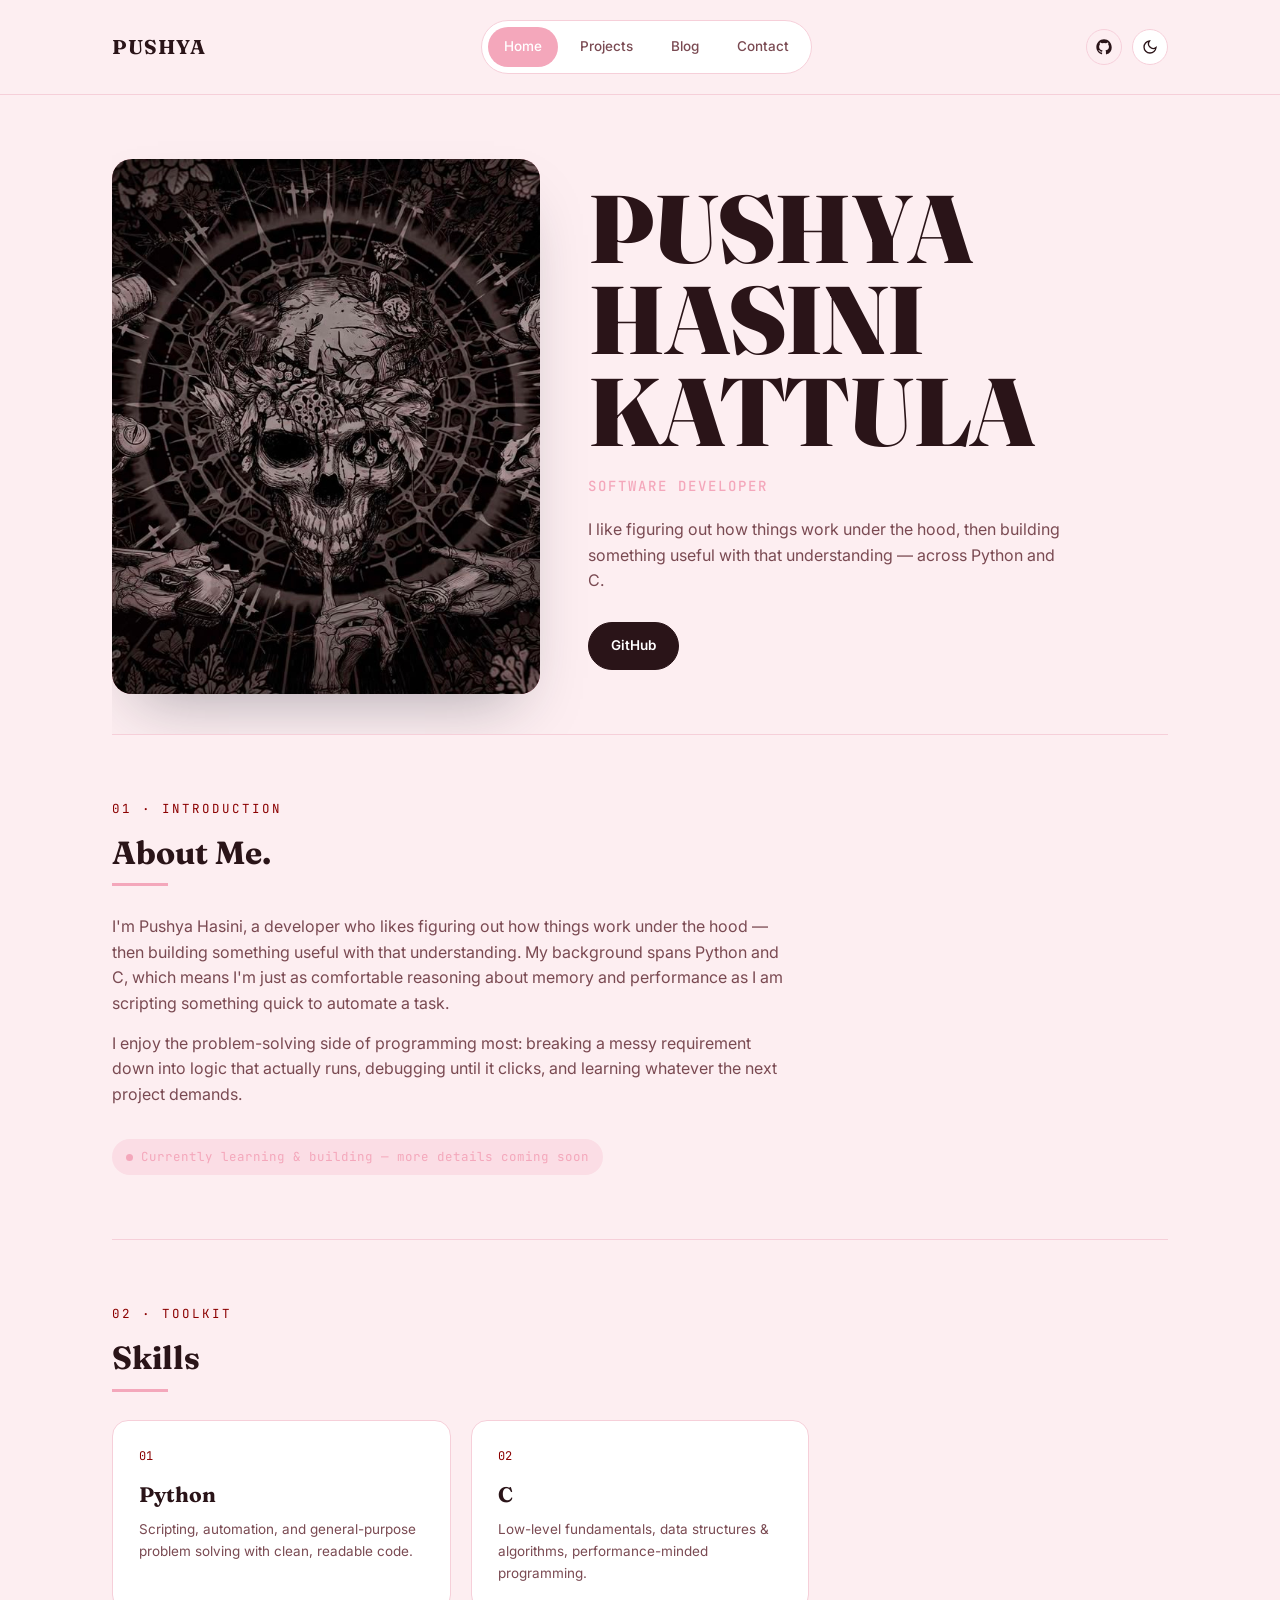
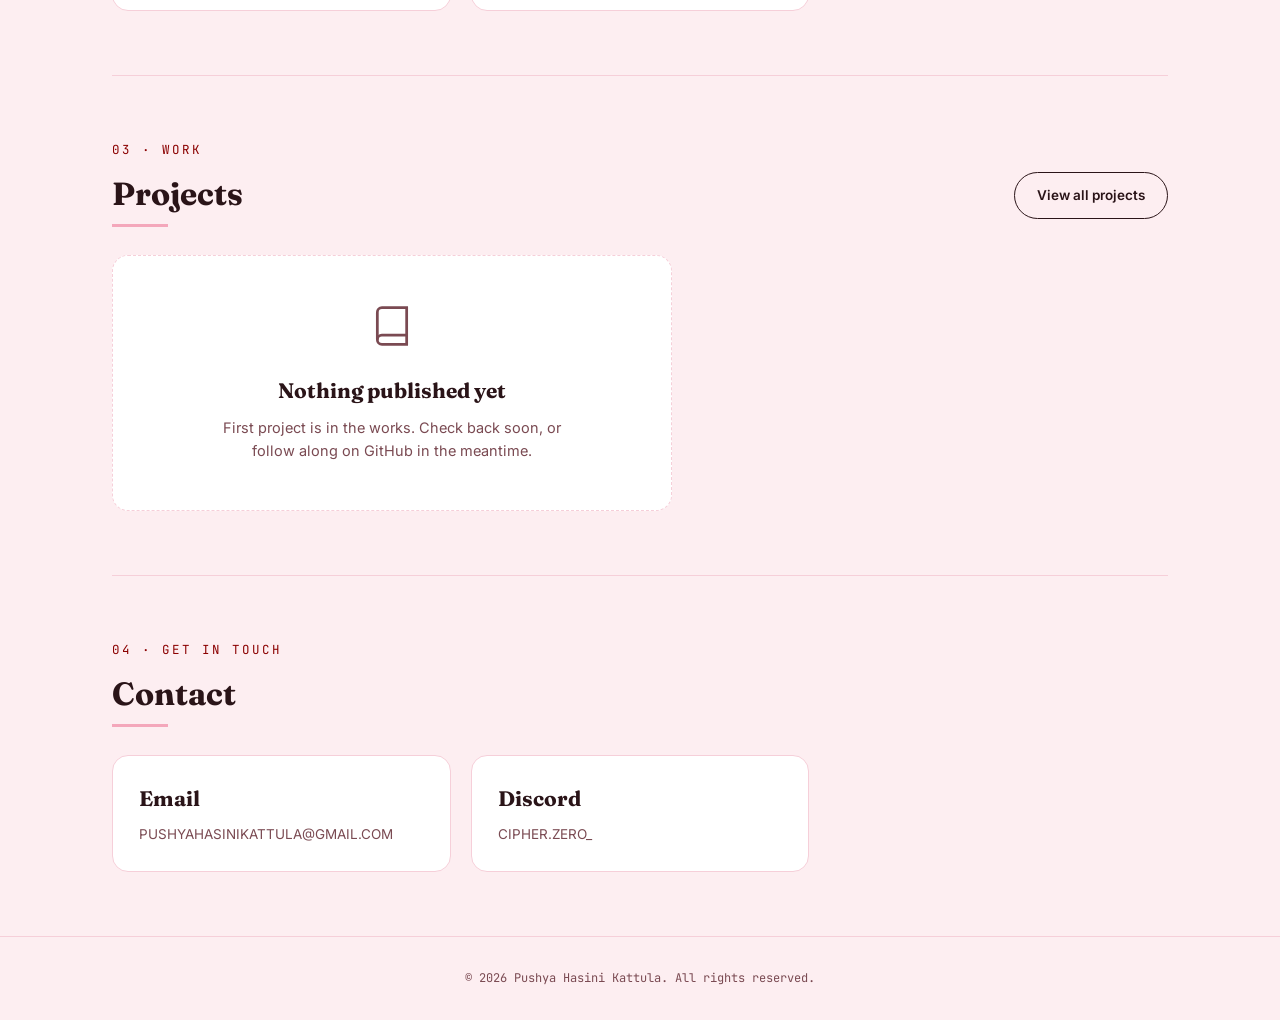
<file: index.html>
<!DOCTYPE html>
<html lang="en">
<head>
<meta charset="UTF-8">
<meta name="viewport" content="width=device-width, initial-scale=1.0">
<title>Pushya Hasini Kattula — Developer</title>
<meta name="description" content="Pushya Hasini Kattula — Software Developer working across Python and C. Portfolio and projects.">
<meta name="theme-color" content="#2f6b66">

<!-- Open Graph -->
<meta property="og:type" content="website">
<meta property="og:title" content="Pushya Hasini Kattula — Developer">
<meta property="og:description" content="Software Developer working across Python and C.">
<meta property="og:url" content="https://shubham-iqn4.vercel.app/">

<!-- Twitter -->
<meta name="twitter:card" content="summary">
<meta name="twitter:title" content="Pushya Hasini Kattula — Developer">
<meta name="twitter:description" content="Software Developer working across Python and C.">

<link rel="icon" href="images/profile.jpeg">

<link rel="preconnect" href="https://fonts.googleapis.com">
<link href="https://fonts.googleapis.com/css2?family=Fraunces:wght@500;600;700;900&family=Inter:wght@400;500;600;700&family=JetBrains+Mono:wght@500&display=swap" rel="stylesheet">
<link rel="stylesheet" href="styles.css">
</head>
<body>

<header>
  <div class="navbar">
    <a href="index.html" class="brand">PUSHYA</a>
    <nav class="tabs">
      <a href="index.html">Home</a>
      <a href="projects.html">Projects</a>
      <a href="blog.html">Blog</a>
      <a href="index.html#contact">Contact</a>
    </nav>
    <div class="navlinks">
      <a href="https://github.com/pushyahasini127" target="_blank" rel="noopener" title="GitHub" aria-label="GitHub">
        <svg width="16" height="16" viewBox="0 0 24 24" fill="currentColor"><path d="M12 .5C5.73.5.5 5.73.5 12c0 5.09 3.29 9.4 7.86 10.93.58.1.79-.25.79-.56 0-.27-.01-1.16-.02-2.11-3.2.7-3.87-1.36-3.87-1.36-.53-1.34-1.29-1.7-1.29-1.7-1.05-.72.08-.71.08-.71 1.17.08 1.78 1.2 1.78 1.2 1.03 1.77 2.71 1.26 3.37.96.1-.75.4-1.26.73-1.55-2.55-.29-5.24-1.28-5.24-5.68 0-1.25.45-2.28 1.19-3.08-.12-.29-.52-1.46.11-3.05 0 0 .97-.31 3.18 1.18a11 11 0 0 1 5.79 0c2.2-1.49 3.17-1.18 3.17-1.18.63 1.59.23 2.76.11 3.05.74.8 1.19 1.83 1.19 3.08 0 4.41-2.7 5.38-5.27 5.67.42.36.78 1.08.78 2.18 0 1.57-.02 2.84-.02 3.23 0 .31.21.67.8.56A10.52 10.52 0 0 0 23.5 12C23.5 5.73 18.27.5 12 .5z"/></svg>
      </a>
      <button class="theme-toggle" id="themeToggle" aria-label="Toggle dark mode" title="Toggle dark mode">
        <svg class="icon-moon" viewBox="0 0 24 24" fill="none" stroke="currentColor" stroke-width="2"><path d="M21 12.79A9 9 0 1 1 11.21 3 7 7 0 0 0 21 12.79z"/></svg>
        <svg class="icon-sun" viewBox="0 0 24 24" fill="none" stroke="currentColor" stroke-width="2"><circle cx="12" cy="12" r="4"/><path d="M12 2v2M12 20v2M4.93 4.93l1.41 1.41M17.66 17.66l1.41 1.41M2 12h2M20 12h2M6.34 17.66l-1.41 1.41M19.07 4.93l-1.41 1.41"/></svg>
      </button>
      <button class="menu-toggle" id="menuToggle" aria-label="Open menu" title="Menu">
        <svg viewBox="0 0 24 24" width="16" height="16" fill="none" stroke="currentColor" stroke-width="2"><path d="M3 6h18M3 12h18M3 18h18"/></svg>
      </button>
    </div>
  </div>
  <nav class="mobile-menu" id="mobileMenu">
    <a href="index.html">Home</a>
    <a href="projects.html">Projects</a>
    <a href="blog.html">Blog</a>
      <a href="index.html#contact">Contact</a>
  </nav>
</header>

<main class="wrap">

  <!-- HERO -->
  <section class="hero" style="border-top:none;">
    <div class="hero-grid">
      <div class="photo-box">
        <img src="images/profile.jpeg" alt="Pushya Hasini Kattula">
      </div>
      <div>
        <div class="hero-name">PUSHYA HASINI<br>KATTULA</div>
        <div class="hero-role">Software Developer</div>
        <p class="hero-bio">I like figuring out how things work under the hood, then building something useful with that understanding — across Python and C.</p>
        <div class="hero-actions">
          <a href="https://github.com/pushyahasini127" target="_blank" rel="noopener" class="btn btn-dark">GitHub</a>
        </div>
      </div>
    </div>
  </section>

  <!-- ABOUT -->
  <section id="about" class="reveal">
    <div class="sec-head">
      <div>
        <div class="sec-label">01 · Introduction</div>
        <h2>About Me.</h2>
      </div>
    </div>
    <div class="about-body">
      <p>I'm Pushya Hasini, a developer who likes figuring out how things work under the hood — then building something useful with that understanding. My background spans Python and C, which means I'm just as comfortable reasoning about memory and performance as I am scripting something quick to automate a task.</p>
      <p>I enjoy the problem-solving side of programming most: breaking a messy requirement down into logic that actually runs, debugging until it clicks, and learning whatever the next project demands.</p>
      <div class="status-pill"><span class="dot"></span>Currently learning &amp; building — more details coming soon</div>
    </div>
  </section>

  <!-- SKILLS -->
  <section id="skills" class="reveal">
    <div class="sec-head">
      <div>
        <div class="sec-label">02 · Toolkit</div>
        <h2>Skills</h2>
      </div>
    </div>
    <div class="skills-grid">
      <div class="skill-card">
        <div class="skill-num">01</div>
        <div class="skill-name">Python</div>
        <p>Scripting, automation, and general-purpose problem solving with clean, readable code.</p>
      </div>
      <div class="skill-card">
        <div class="skill-num">02</div>
        <div class="skill-name">C</div>
        <p>Low-level fundamentals, data structures &amp; algorithms, performance-minded programming.</p>
      </div>
    </div>
  </section>

  <!-- PROJECTS PREVIEW -->
  <section id="projects" class="reveal">
    <div class="sec-head">
      <div>
        <div class="sec-label">03 · Work</div>
        <h2>Projects</h2>
      </div>
      <a href="projects.html" class="btn btn-outline">View all projects</a>
    </div>
    <div class="empty-state">
      <svg class="empty-icon" viewBox="0 0 24 24" fill="none" stroke="currentColor" stroke-width="1.5"><path d="M4 19.5A2.5 2.5 0 0 1 6.5 17H20"/><path d="M6.5 2H20v20H6.5A2.5 2.5 0 0 1 4 19.5v-15A2.5 2.5 0 0 1 6.5 2z"/></svg>
      <h3>Nothing published yet</h3>
      <p>First project is in the works. Check back soon, or follow along on GitHub in the meantime.</p>
    </div>

  </section>

  <!-- CONTACT -->
  <section id="contact" class="reveal">
    <div class="sec-head">
      <div>
        <div class="sec-label">04 · Get in touch</div>
        <h2>Contact</h2>
      </div>
    </div>
    <div class="skills-grid">
      <div class="skill-card">
        <div class="skill-name">Email</div>
        <p><a href="mailto:PUSHYAHASINIKATTULA@GMAIL.COM">PUSHYAHASINIKATTULA@GMAIL.COM</a></p>
      </div>
      <div class="skill-card">
        <div class="skill-name">Discord</div>
        <p>CIPHER.ZERO_</p>
      </div>
    </div>
  </section>

</main>

<footer>&copy; <span id="year"></span> Pushya Hasini Kattula. All rights reserved.</footer>

<button class="back-to-top" id="backToTop" aria-label="Back to top" title="Back to top">
  <svg width="18" height="18" viewBox="0 0 24 24" fill="none" stroke="currentColor" stroke-width="2"><path d="M12 19V5M5 12l7-7 7 7"/></svg>
</button>

<script src="script.js"></script>
</body>
</html>
</file>
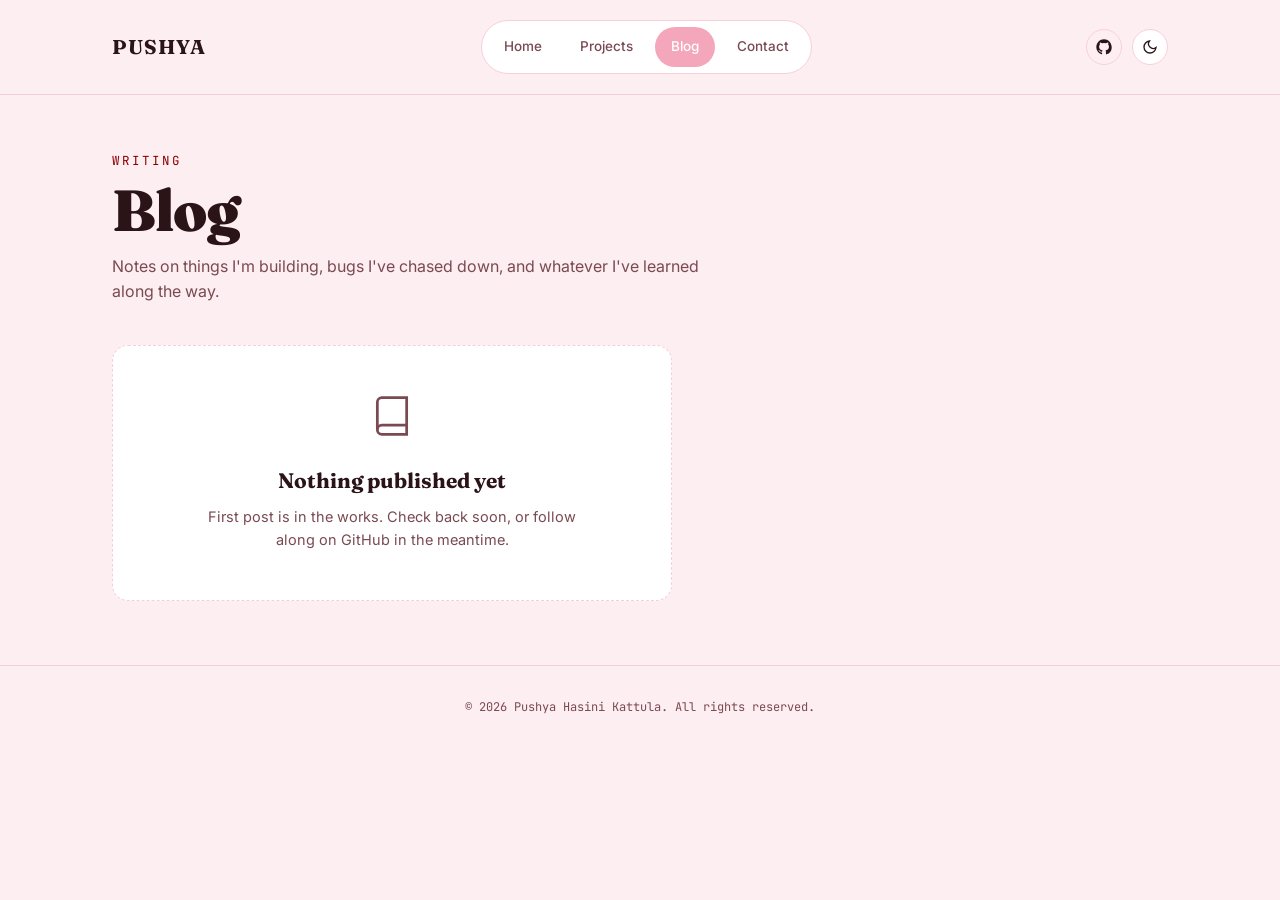
<file: blog.html>
<!DOCTYPE html>
<html lang="en">
<head>
<meta charset="UTF-8">
<meta name="viewport" content="width=device-width, initial-scale=1.0">
<title>Blog — Pushya Hasini Kattula</title>
<meta name="description" content="Notes and write-ups from Pushya Hasini Kattula on things built, bugs fixed, and lessons learned.">
<meta name="theme-color" content="#2f6b66">
<link rel="icon" href="images/profile.jpeg">
<link rel="preconnect" href="https://fonts.googleapis.com">
<link href="https://fonts.googleapis.com/css2?family=Fraunces:wght@500;600;700;900&family=Inter:wght@400;500;600;700&family=JetBrains+Mono:wght@500&display=swap" rel="stylesheet">
<link rel="stylesheet" href="styles.css">
</head>
<body>

<header>
  <div class="navbar">
    <a href="index.html" class="brand">PUSHYA</a>
    <nav class="tabs">
      <a href="index.html">Home</a>
      <a href="projects.html">Projects</a>
      <a href="blog.html">Blog</a>
      <a href="index.html#contact">Contact</a>
    </nav>
    <div class="navlinks">
      <a href="https://github.com/pushyahasini127" target="_blank" rel="noopener" title="GitHub" aria-label="GitHub">
        <svg width="16" height="16" viewBox="0 0 24 24" fill="currentColor"><path d="M12 .5C5.73.5.5 5.73.5 12c0 5.09 3.29 9.4 7.86 10.93.58.1.79-.25.79-.56 0-.27-.01-1.16-.02-2.11-3.2.7-3.87-1.36-3.87-1.36-.53-1.34-1.29-1.7-1.29-1.7-1.05-.72.08-.71.08-.71 1.17.08 1.78 1.2 1.78 1.2 1.03 1.77 2.71 1.26 3.37.96.1-.75.4-1.26.73-1.55-2.55-.29-5.24-1.28-5.24-5.68 0-1.25.45-2.28 1.19-3.08-.12-.29-.52-1.46.11-3.05 0 0 .97-.31 3.18 1.18a11 11 0 0 1 5.79 0c2.2-1.49 3.17-1.18 3.17-1.18.63 1.59.23 2.76.11 3.05.74.8 1.19 1.83 1.19 3.08 0 4.41-2.7 5.38-5.27 5.67.42.36.78 1.08.78 2.18 0 1.57-.02 2.84-.02 3.23 0 .31.21.67.8.56A10.52 10.52 0 0 0 23.5 12C23.5 5.73 18.27.5 12 .5z"/></svg>
      </a>
      <button class="theme-toggle" id="themeToggle" aria-label="Toggle dark mode" title="Toggle dark mode">
        <svg class="icon-moon" viewBox="0 0 24 24" fill="none" stroke="currentColor" stroke-width="2"><path d="M21 12.79A9 9 0 1 1 11.21 3 7 7 0 0 0 21 12.79z"/></svg>
        <svg class="icon-sun" viewBox="0 0 24 24" fill="none" stroke="currentColor" stroke-width="2"><circle cx="12" cy="12" r="4"/><path d="M12 2v2M12 20v2M4.93 4.93l1.41 1.41M17.66 17.66l1.41 1.41M2 12h2M20 12h2M6.34 17.66l-1.41 1.41M19.07 4.93l-1.41 1.41"/></svg>
      </button>
      <button class="menu-toggle" id="menuToggle" aria-label="Open menu" title="Menu">
        <svg viewBox="0 0 24 24" width="16" height="16" fill="none" stroke="currentColor" stroke-width="2"><path d="M3 6h18M3 12h18M3 18h18"/></svg>
      </button>
    </div>
  </div>
  <nav class="mobile-menu" id="mobileMenu">
    <a href="index.html">Home</a>
    <a href="projects.html">Projects</a>
    <a href="blog.html">Blog</a>
      <a href="index.html#contact">Contact</a>
  </nav>
</header>

<main class="wrap">

  <div class="page-header">
    <div class="sec-label">Writing</div>
    <h1>Blog</h1>
    <p class="page-sub">Notes on things I'm building, bugs I've chased down, and whatever I've learned along the way.</p>
  </div>

  <section class="reveal" style="border-top:none;padding-top:32px;">
    <!--
      When you're ready to add a post, replace this empty-state block with
      a .blog-list of .blog-card entries, e.g.:

      <div class="blog-list">
        <a href="posts/my-post.html" class="project-card-link">
          <div class="blog-card">
            <div class="blog-date">Aug 2026</div>
            <div class="blog-title">Post title</div>
            <p class="blog-excerpt">One or two lines summarizing the post.</p>
          </div>
        </a>
      </div>
    -->
    <div class="empty-state">
      <svg class="empty-icon" viewBox="0 0 24 24" fill="none" stroke="currentColor" stroke-width="1.5"><path d="M4 19.5A2.5 2.5 0 0 1 6.5 17H20"/><path d="M6.5 2H20v20H6.5A2.5 2.5 0 0 1 4 19.5v-15A2.5 2.5 0 0 1 6.5 2z"/></svg>
      <h3>Nothing published yet</h3>
      <p>First post is in the works. Check back soon, or follow along on GitHub in the meantime.</p>
    </div>
  </section>

</main>

<footer>&copy; <span id="year"></span> Pushya Hasini Kattula. All rights reserved.</footer>

<button class="back-to-top" id="backToTop" aria-label="Back to top" title="Back to top">
  <svg width="18" height="18" viewBox="0 0 24 24" fill="none" stroke="currentColor" stroke-width="2"><path d="M12 19V5M5 12l7-7 7 7"/></svg>
</button>

<script src="script.js"></script>
</body>
</html>
</file>
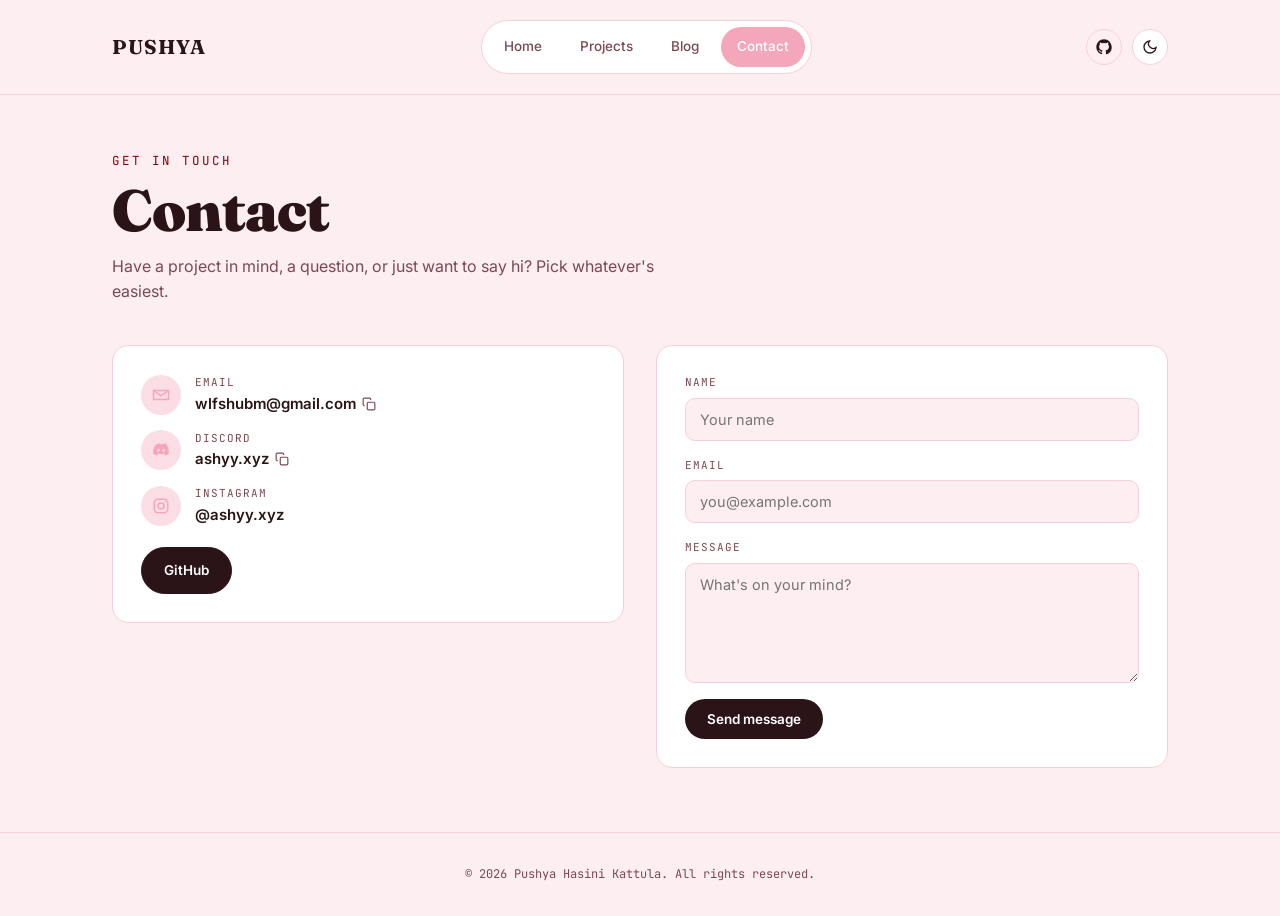
<file: contact.html>
<!DOCTYPE html>
<html lang="en">
<head>
<meta charset="UTF-8">
<meta name="viewport" content="width=device-width, initial-scale=1.0">
<title>Contact — Pushya Hasini Kattula</title>
<meta name="description" content="Get in touch with Pushya Hasini Kattula — email, Discord, Instagram, or send a message directly.">
<meta name="theme-color" content="#2f6b66">
<link rel="icon" href="data:image/svg+xml,%3Csvg xmlns='http://www.w3.org/2000/svg' viewBox='0 0 100 100'%3E%3Crect width='100' height='100' rx='20' fill='%232f6b66'/%3E%3Ctext x='50' y='68' font-size='55' font-family='Georgia,serif' font-weight='700' fill='white' text-anchor='middle'%3ESM%3C/text%3E%3C/svg%3E">
<link rel="preconnect" href="https://fonts.googleapis.com">
<link href="https://fonts.googleapis.com/css2?family=Fraunces:wght@500;600;700;900&family=Inter:wght@400;500;600;700&family=JetBrains+Mono:wght@500&display=swap" rel="stylesheet">
<link rel="stylesheet" href="styles.css">
</head>
<body>

<header>
  <div class="navbar">
    <a href="index.html" class="brand">PUSHYA</a>
    <nav class="tabs">
      <a href="index.html">Home</a>
      <a href="projects.html">Projects</a>
      <a href="blog.html">Blog</a>
      <a href="contact.html">Contact</a>
    </nav>
    <div class="navlinks">
      <a href="https://github.com/wlfshubm" target="_blank" rel="noopener" title="GitHub" aria-label="GitHub">
        <svg width="16" height="16" viewBox="0 0 24 24" fill="currentColor"><path d="M12 .5C5.73.5.5 5.73.5 12c0 5.09 3.29 9.4 7.86 10.93.58.1.79-.25.79-.56 0-.27-.01-1.16-.02-2.11-3.2.7-3.87-1.36-3.87-1.36-.53-1.34-1.29-1.7-1.29-1.7-1.05-.72.08-.71.08-.71 1.17.08 1.78 1.2 1.78 1.2 1.03 1.77 2.71 1.26 3.37.96.1-.75.4-1.26.73-1.55-2.55-.29-5.24-1.28-5.24-5.68 0-1.25.45-2.28 1.19-3.08-.12-.29-.52-1.46.11-3.05 0 0 .97-.31 3.18 1.18a11 11 0 0 1 5.79 0c2.2-1.49 3.17-1.18 3.17-1.18.63 1.59.23 2.76.11 3.05.74.8 1.19 1.83 1.19 3.08 0 4.41-2.7 5.38-5.27 5.67.42.36.78 1.08.78 2.18 0 1.57-.02 2.84-.02 3.23 0 .31.21.67.8.56A10.52 10.52 0 0 0 23.5 12C23.5 5.73 18.27.5 12 .5z"/></svg>
      </a>
      <button class="theme-toggle" id="themeToggle" aria-label="Toggle dark mode" title="Toggle dark mode">
        <svg class="icon-moon" viewBox="0 0 24 24" fill="none" stroke="currentColor" stroke-width="2"><path d="M21 12.79A9 9 0 1 1 11.21 3 7 7 0 0 0 21 12.79z"/></svg>
        <svg class="icon-sun" viewBox="0 0 24 24" fill="none" stroke="currentColor" stroke-width="2"><circle cx="12" cy="12" r="4"/><path d="M12 2v2M12 20v2M4.93 4.93l1.41 1.41M17.66 17.66l1.41 1.41M2 12h2M20 12h2M6.34 17.66l-1.41 1.41M19.07 4.93l-1.41 1.41"/></svg>
      </button>
      <button class="menu-toggle" id="menuToggle" aria-label="Open menu" title="Menu">
        <svg viewBox="0 0 24 24" width="16" height="16" fill="none" stroke="currentColor" stroke-width="2"><path d="M3 6h18M3 12h18M3 18h18"/></svg>
      </button>
    </div>
  </div>
  <nav class="mobile-menu" id="mobileMenu">
    <a href="index.html">Home</a>
    <a href="projects.html">Projects</a>
    <a href="blog.html">Blog</a>
    <a href="contact.html">Contact</a>
  </nav>
</header>

<main class="wrap">

  <div class="page-header">
    <div class="sec-label">Get in touch</div>
    <h1>Contact</h1>
    <p class="page-sub">Have a project in mind, a question, or just want to say hi? Pick whatever's easiest.</p>
  </div>

  <section class="reveal" style="border-top:none;padding-top:32px;">
    <div class="contact-page-grid">
      <div class="contact-card" style="max-width:none;">
        <div class="contact-item">
          <div class="contact-icon">
            <svg width="18" height="18" viewBox="0 0 24 24" fill="none" stroke="currentColor" stroke-width="2"><path d="M4 4h16v16H4z" opacity="0"/><path d="M22 6l-10 7L2 6"/><path d="M2 6h20v12H2z"/></svg>
          </div>
          <div class="contact-text">
            <div class="label">Email</div>
            <a href="mailto:wlfshubm@gmail.com" class="value">wlfshubm@gmail.com</a>
            <button class="copy-btn" data-copy="wlfshubm@gmail.com" title="Copy email" aria-label="Copy email">
              <svg width="14" height="14" viewBox="0 0 24 24" fill="none" stroke="currentColor" stroke-width="2"><rect x="9" y="9" width="13" height="13" rx="2"/><path d="M5 15H4a2 2 0 0 1-2-2V4a2 2 0 0 1 2-2h9a2 2 0 0 1 2 2v1"/></svg>
            </button>
          </div>
        </div>
        <div class="contact-item">
          <div class="contact-icon">
            <svg width="18" height="18" viewBox="0 0 24 24" fill="currentColor"><path d="M20.32 4.37a17.3 17.3 0 0 0-4.3-1.34c-.2.35-.42.83-.58 1.2a16 16 0 0 0-4.9 0 8.4 8.4 0 0 0-.58-1.2 17.3 17.3 0 0 0-4.3 1.34C1.9 8.6 1.2 12.7 1.5 16.75a17.3 17.3 0 0 0 5.3 2.7c.43-.6.8-1.25 1.13-1.93-.6-.23-1.18-.5-1.72-.83.15-.1.29-.22.42-.33a12.2 12.2 0 0 0 10.72 0c.14.11.28.23.42.33-.54.33-1.12.6-1.72.83.33.68.7 1.33 1.13 1.93a17.3 17.3 0 0 0 5.3-2.7c.36-4.7-.8-8.75-3.16-12.38zM8.5 14.3c-.9 0-1.63-.85-1.63-1.9 0-1.04.72-1.9 1.63-1.9.92 0 1.65.87 1.63 1.9 0 1.05-.71 1.9-1.63 1.9zm7 0c-.9 0-1.63-.85-1.63-1.9 0-1.04.72-1.9 1.63-1.9.92 0 1.65.87 1.63 1.9 0 1.05-.71 1.9-1.63 1.9z"/></svg>
          </div>
          <div class="contact-text">
            <div class="label">Discord</div>
            <span class="value">ashyy.xyz</span>
            <button class="copy-btn" data-copy="ashyy.xyz" title="Copy Discord username" aria-label="Copy Discord username">
              <svg width="14" height="14" viewBox="0 0 24 24" fill="none" stroke="currentColor" stroke-width="2"><rect x="9" y="9" width="13" height="13" rx="2"/><path d="M5 15H4a2 2 0 0 1-2-2V4a2 2 0 0 1 2-2h9a2 2 0 0 1 2 2v1"/></svg>
            </button>
          </div>
        </div>
        <div class="contact-item">
          <div class="contact-icon">
            <svg width="18" height="18" viewBox="0 0 24 24" fill="none" stroke="currentColor" stroke-width="2"><rect x="3" y="3" width="18" height="18" rx="5"/><circle cx="12" cy="12" r="4"/><circle cx="17.5" cy="6.5" r="1" fill="currentColor" stroke="none"/></svg>
          </div>
          <div class="contact-text">
            <div class="label">Instagram</div>
            <a href="https://instagram.com/ashyy.xyz" target="_blank" rel="noopener" class="value">@ashyy.xyz</a>
          </div>
        </div>
        <div class="contact-row" style="margin-top:6px;">
          <a href="https://github.com/wlfshubm" target="_blank" rel="noopener" class="btn btn-dark">GitHub</a>
        </div>
      </div>

      <form class="contact-form" id="contactForm">
        <div class="form-field">
          <label for="cf-name">Name</label>
          <input type="text" id="cf-name" name="name" placeholder="Your name" required>
        </div>
        <div class="form-field">
          <label for="cf-email">Email</label>
          <input type="email" id="cf-email" name="email" placeholder="you@example.com" required>
        </div>
        <div class="form-field">
          <label for="cf-message">Message</label>
          <textarea id="cf-message" name="message" placeholder="What's on your mind?" required></textarea>
        </div>
        <button type="submit" class="btn btn-dark">Send message</button>
      </form>
    </div>
  </section>

</main>

<footer>&copy; <span id="year"></span> Pushya Hasini Kattula. All rights reserved.</footer>

<button class="back-to-top" id="backToTop" aria-label="Back to top" title="Back to top">
  <svg width="18" height="18" viewBox="0 0 24 24" fill="none" stroke="currentColor" stroke-width="2"><path d="M12 19V5M5 12l7-7 7 7"/></svg>
</button>
<div class="copy-toast" id="copyToast">Copied to clipboard</div>

<script src="script.js"></script>
</body>
</html>
</file>
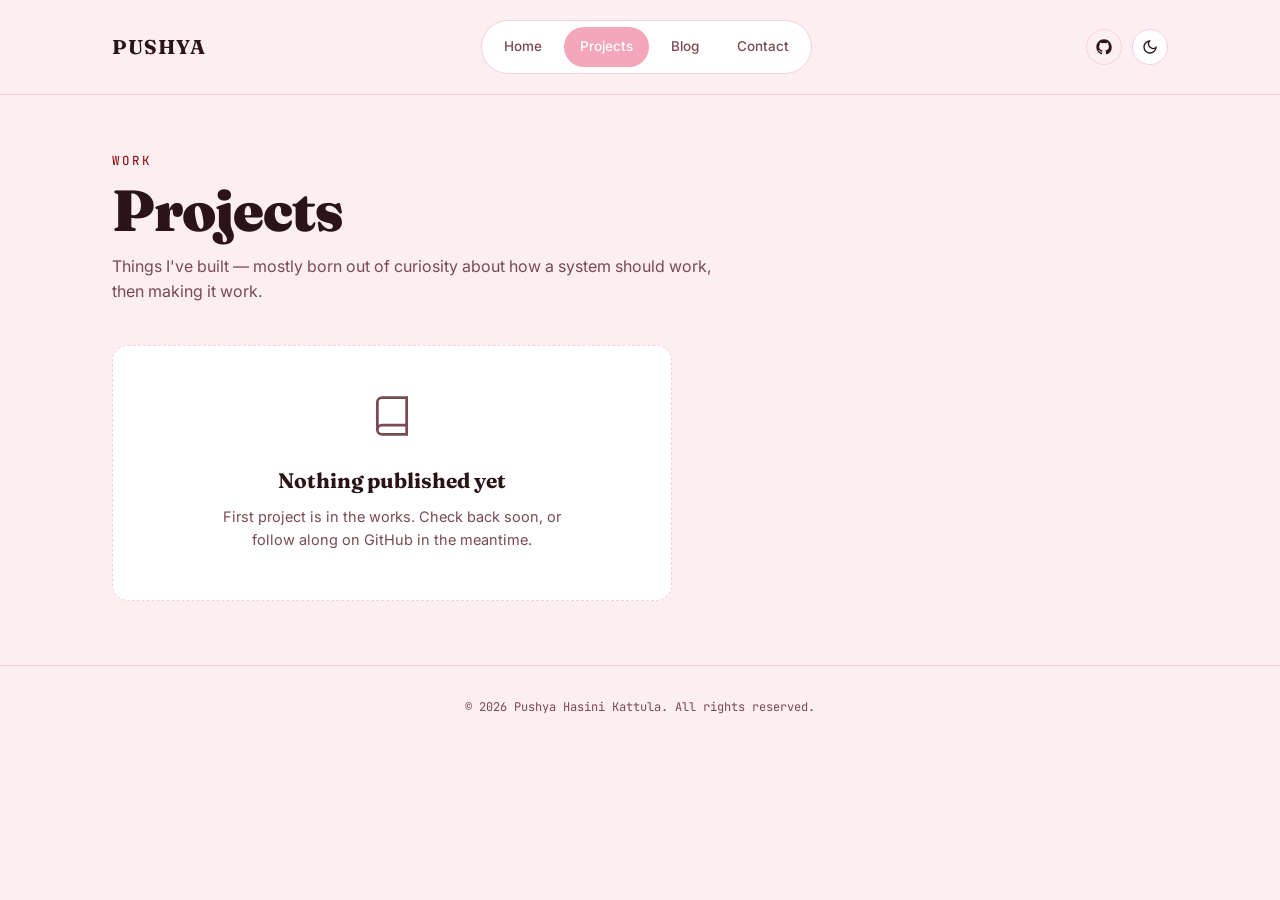
<file: projects.html>
<!DOCTYPE html>
<html lang="en">
<head>
<meta charset="UTF-8">
<meta name="viewport" content="width=device-width, initial-scale=1.0">
<title>Projects — Pushya Hasini Kattula</title>
<meta name="description" content="Projects built by Pushya Hasini Kattula.">
<meta name="theme-color" content="#2f6b66">
<link rel="icon" href="images/profile.jpeg">
<link rel="preconnect" href="https://fonts.googleapis.com">
<link href="https://fonts.googleapis.com/css2?family=Fraunces:wght@500;600;700;900&family=Inter:wght@400;500;600;700&family=JetBrains+Mono:wght@500&display=swap" rel="stylesheet">
<link rel="stylesheet" href="styles.css">
</head>
<body>

<header>
  <div class="navbar">
    <a href="index.html" class="brand">PUSHYA</a>
    <nav class="tabs">
      <a href="index.html">Home</a>
      <a href="projects.html">Projects</a>
      <a href="blog.html">Blog</a>
      <a href="index.html#contact">Contact</a>
    </nav>
    <div class="navlinks">
      <a href="https://github.com/pushyahasini127" target="_blank" rel="noopener" title="GitHub" aria-label="GitHub">
        <svg width="16" height="16" viewBox="0 0 24 24" fill="currentColor"><path d="M12 .5C5.73.5.5 5.73.5 12c0 5.09 3.29 9.4 7.86 10.93.58.1.79-.25.79-.56 0-.27-.01-1.16-.02-2.11-3.2.7-3.87-1.36-3.87-1.36-.53-1.34-1.29-1.7-1.29-1.7-1.05-.72.08-.71.08-.71 1.17.08 1.78 1.2 1.78 1.2 1.03 1.77 2.71 1.26 3.37.96.1-.75.4-1.26.73-1.55-2.55-.29-5.24-1.28-5.24-5.68 0-1.25.45-2.28 1.19-3.08-.12-.29-.52-1.46.11-3.05 0 0 .97-.31 3.18 1.18a11 11 0 0 1 5.79 0c2.2-1.49 3.17-1.18 3.17-1.18.63 1.59.23 2.76.11 3.05.74.8 1.19 1.83 1.19 3.08 0 4.41-2.7 5.38-5.27 5.67.42.36.78 1.08.78 2.18 0 1.57-.02 2.84-.02 3.23 0 .31.21.67.8.56A10.52 10.52 0 0 0 23.5 12C23.5 5.73 18.27.5 12 .5z"/></svg>
      </a>
      <button class="theme-toggle" id="themeToggle" aria-label="Toggle dark mode" title="Toggle dark mode">
        <svg class="icon-moon" viewBox="0 0 24 24" fill="none" stroke="currentColor" stroke-width="2"><path d="M21 12.79A9 9 0 1 1 11.21 3 7 7 0 0 0 21 12.79z"/></svg>
        <svg class="icon-sun" viewBox="0 0 24 24" fill="none" stroke="currentColor" stroke-width="2"><circle cx="12" cy="12" r="4"/><path d="M12 2v2M12 20v2M4.93 4.93l1.41 1.41M17.66 17.66l1.41 1.41M2 12h2M20 12h2M6.34 17.66l-1.41 1.41M19.07 4.93l-1.41 1.41"/></svg>
      </button>
      <button class="menu-toggle" id="menuToggle" aria-label="Open menu" title="Menu">
        <svg viewBox="0 0 24 24" width="16" height="16" fill="none" stroke="currentColor" stroke-width="2"><path d="M3 6h18M3 12h18M3 18h18"/></svg>
      </button>
    </div>
  </div>
  <nav class="mobile-menu" id="mobileMenu">
    <a href="index.html">Home</a>
    <a href="projects.html">Projects</a>
    <a href="blog.html">Blog</a>
      <a href="index.html#contact">Contact</a>
  </nav>
</header>

<main class="wrap">

  <div class="page-header">
    <div class="sec-label">Work</div>
    <h1>Projects</h1>
    <p class="page-sub">Things I've built — mostly born out of curiosity about how a system should work, then making it work.</p>
  </div>

  <section class="reveal" style="border-top:none;padding-top:32px;">
    <div class="empty-state">
      <svg class="empty-icon" viewBox="0 0 24 24" fill="none" stroke="currentColor" stroke-width="1.5"><path d="M4 19.5A2.5 2.5 0 0 1 6.5 17H20"/><path d="M6.5 2H20v20H6.5A2.5 2.5 0 0 1 4 19.5v-15A2.5 2.5 0 0 1 6.5 2z"/></svg>
      <h3>Nothing published yet</h3>
      <p>First project is in the works. Check back soon, or follow along on GitHub in the meantime.</p>
    </div>
  </section>

</main>

<footer>&copy; <span id="year"></span> Pushya Hasini Kattula. All rights reserved.</footer>

<button class="back-to-top" id="backToTop" aria-label="Back to top" title="Back to top">
  <svg width="18" height="18" viewBox="0 0 24 24" fill="none" stroke="currentColor" stroke-width="2"><path d="M12 19V5M5 12l7-7 7 7"/></svg>
</button>

<script src="script.js"></script>
</body>
</html>
</file>
<file: styles.css>
:root{
    --bg:#fdeef1;
    --panel:#ffffff;
    --ink:#2a1418;
    --muted:#7a4a52;
    --teal:#f4a7bb;
    --teal-dark:#e386a3;
    --line:#f6cfd9;
    --accent:#8b0000;
    --sans:'Inter', sans-serif;
    --serif:'Fraunces', serif;
    --mono:'JetBrains Mono', monospace;
  }
  [data-theme="dark"]{
    --bg:#1f1013;
    --panel:#2b1519;
    --ink:#fbe4e9;
    --muted:#e3a3b1;
    --teal:#f4a7bb;
    --teal-dark:#e386a3;
    --line:#4a232a;
    --accent:#ff4d4d;
  }
  *{margin:0;padding:0;box-sizing:border-box;}
  html{scroll-behavior:smooth;}
  body{background:var(--bg);color:var(--ink);font-family:var(--sans);line-height:1.6;-webkit-font-smoothing:antialiased;transition:background .3s,color .3s;}
  a{color:inherit;text-decoration:none;}
  ::selection{background:var(--teal);color:#fff;}
  .wrap{max-width:1120px;margin:0 auto;padding:0 32px;}

  /* NAV */
  header{position:sticky;top:0;z-index:50;background:color-mix(in srgb, var(--bg) 90%, transparent);backdrop-filter:blur(8px);border-bottom:1px solid var(--line);}
  .navbar{display:flex;align-items:center;justify-content:space-between;padding:20px 32px;max-width:1120px;margin:0 auto;}
  .brand{font-family:var(--serif);font-weight:700;font-size:20px;letter-spacing:1px;}
  nav.tabs{display:flex;gap:6px;background:var(--panel);padding:6px;border-radius:999px;border:1px solid var(--line);}
  nav.tabs a{font-size:13.5px;font-weight:500;color:var(--muted);padding:9px 16px;border-radius:999px;transition:.2s;}
  nav.tabs a:hover{color:var(--ink);}
  nav.tabs a.active{background:var(--teal);color:#fff;}
  .navlinks{display:flex;gap:10px;align-items:center;}
  .navlinks a{width:36px;height:36px;display:flex;align-items:center;justify-content:center;border:1px solid var(--line);border-radius:50%;color:var(--ink);transition:.2s;}
  .navlinks a:hover{background:var(--ink);color:#fff;border-color:var(--ink);}

  .theme-toggle{width:36px;height:36px;border:1px solid var(--line);border-radius:50%;background:var(--panel);color:var(--ink);display:flex;align-items:center;justify-content:center;cursor:pointer;transition:.2s;}
  .theme-toggle:hover{background:var(--ink);color:var(--bg);border-color:var(--ink);}
  .theme-toggle svg{width:16px;height:16px;}
  [data-theme="dark"] .icon-sun{display:block;}
  [data-theme="dark"] .icon-moon{display:none;}
  .icon-sun{display:none;}
  .icon-moon{display:block;}

  .menu-toggle{display:none;width:36px;height:36px;border:1px solid var(--line);border-radius:50%;background:var(--panel);color:var(--ink);align-items:center;justify-content:center;cursor:pointer;}
  @media (max-width:820px){
    nav.tabs{display:none;}
    .menu-toggle{display:flex;}
  }

  .mobile-menu{
    display:none;flex-direction:column;gap:4px;background:var(--panel);
    border-bottom:1px solid var(--line);padding:12px 32px 18px;
  }
  .mobile-menu.open{display:flex;}
  .mobile-menu a{padding:10px 6px;font-size:14.5px;font-weight:500;color:var(--muted);border-radius:8px;}
  .mobile-menu a.active{color:var(--teal);font-weight:600;}

  .reveal{opacity:0;transform:translateY(18px);transition:opacity .6s ease,transform .6s ease;}
  .reveal.visible{opacity:1;transform:translateY(0);}

  /* HERO */
  .hero{padding:64px 0 40px;position:relative;overflow:hidden;}
  .hero-grid{display:grid;grid-template-columns:0.85fr 1.15fr;gap:48px;align-items:center;}
  @media (max-width:820px){.hero-grid{grid-template-columns:1fr;}}
  .hero-name{
    font-family:var(--serif);font-weight:900;font-size:clamp(52px,9vw,96px);
    line-height:0.95;letter-spacing:-1px;color:var(--ink);
  }
  .hero-role{
    font-family:var(--mono);font-size:14px;letter-spacing:2px;text-transform:uppercase;
    color:var(--teal);margin:18px 0 20px;font-weight:500;
  }
  .hero-bio{max-width:480px;color:var(--muted);font-size:16px;margin-bottom:28px;}
  .hero-actions{display:flex;gap:12px;flex-wrap:wrap;}
  .btn{font-size:13.5px;font-weight:600;padding:12px 22px;border-radius:999px;display:inline-flex;align-items:center;gap:8px;border:1px solid var(--ink);transition:.2s;}
  .btn-dark{background:var(--ink);color:#fff;}
  .btn-dark:hover{background:var(--teal);border-color:var(--teal);}
  .btn-outline{color:var(--ink);}
  .btn-outline:hover{background:var(--ink);color:#fff;}

  .photo-box{
    position:relative;aspect-ratio:4/5;border-radius:20px;overflow:hidden;
    background:linear-gradient(160deg,var(--teal) 0%, var(--teal-dark) 100%);
    display:flex;align-items:center;justify-content:center;
    box-shadow:0 30px 60px -25px rgba(28,36,49,0.35);
  }
  .photo-box img{width:100%;height:100%;object-fit:cover;display:block;}
  .photo-initials{font-family:var(--serif);font-weight:700;font-size:120px;color:rgba(255,255,255,0.92);}
  .photo-tag{
    position:absolute;bottom:18px;left:18px;background:rgba(255,255,255,0.14);
    backdrop-filter:blur(6px);color:#fff;font-family:var(--mono);font-size:11.5px;
    padding:7px 12px;border-radius:999px;letter-spacing:.5px;
  }

  /* SECTIONS */
  section{padding:64px 0;border-top:1px solid var(--line);}
  .sec-head{display:flex;align-items:flex-end;justify-content:space-between;margin-bottom:36px;flex-wrap:wrap;gap:16px;}
  .sec-label{font-family:var(--mono);font-size:12.5px;letter-spacing:2px;text-transform:uppercase;color:var(--accent);margin-bottom:8px;}
  h2{font-family:var(--serif);font-weight:700;font-size:32px;position:relative;display:inline-block;}
  h2::after{content:"";position:absolute;left:0;bottom:-8px;width:56px;height:3px;background:var(--teal);}

  /* ABOUT */
  .about-body{max-width:680px;color:var(--muted);font-size:16px;}
  .about-body p{margin-bottom:14px;}
  .status-pill{display:inline-flex;align-items:center;gap:8px;margin-top:18px;font-family:var(--mono);font-size:12.5px;color:var(--teal);background:#fbdde5;padding:8px 14px;border-radius:999px;}
  .status-pill .dot{width:7px;height:7px;border-radius:50%;background:var(--teal);}

  /* SKILLS */
  .skills-grid{display:grid;grid-template-columns:repeat(3,1fr);gap:20px;}
  @media (max-width:820px){.skills-grid{grid-template-columns:1fr;}}
  .skill-card{background:var(--panel);border:1px solid var(--line);border-radius:16px;padding:26px;transition:transform .2s;}
  .skill-card:hover{transform:translateY(-4px);}
  .skill-num{font-family:var(--mono);font-size:12px;color:var(--accent);margin-bottom:12px;}
  .skill-name{font-family:var(--serif);font-weight:700;font-size:21px;margin-bottom:8px;}
  .skill-card p{color:var(--muted);font-size:13.5px;}

  /* PLACEHOLDER SECTIONS */
  .ghost-panel{background:var(--panel);border:1px dashed var(--line);border-radius:16px;padding:26px;color:var(--muted);font-size:14px;}
  .ghost-panel .tag{font-family:var(--mono);font-size:11.5px;color:var(--accent);letter-spacing:1px;display:block;margin-bottom:8px;}
  .placeholder-grid{display:grid;grid-template-columns:repeat(2,1fr);gap:16px;}
  @media (max-width:820px){.placeholder-grid{grid-template-columns:1fr;}}

  .project-card{
    background:var(--panel);border:1px solid var(--line);border-radius:16px;
    padding:26px;transition:transform .2s;display:flex;flex-direction:column;
  }
  .project-card:hover{transform:translateY(-4px);}
  .project-top{display:flex;align-items:flex-start;justify-content:space-between;gap:12px;margin-bottom:10px;}
  .project-name-row{display:flex;align-items:center;gap:12px;}
  .project-logo{width:40px;height:40px;border-radius:10px;object-fit:cover;flex-shrink:0;border:1px solid var(--line);}
  .project-name{font-family:var(--serif);font-weight:700;font-size:22px;}
  .project-links{display:flex;gap:8px;flex-shrink:0;}
  .project-links a{width:32px;height:32px;display:flex;align-items:center;justify-content:center;border:1px solid var(--line);border-radius:50%;color:var(--ink);transition:.2s;}
  .project-links a:hover{background:var(--ink);color:var(--bg);border-color:var(--ink);}
  .project-desc{color:var(--muted);font-size:14px;margin-bottom:16px;flex-grow:1;}
  .project-tags{display:flex;flex-wrap:wrap;gap:8px;}
  .project-tags span{font-family:var(--mono);font-size:11px;letter-spacing:.5px;color:var(--teal);background:#fbdde5;padding:5px 10px;border-radius:999px;}
  [data-theme="dark"] .project-tags span{background:rgba(74,156,149,0.15);}

  /* CONTACT */
  .contact-card{background:var(--panel);border:1px solid var(--line);border-radius:16px;padding:28px;display:flex;flex-direction:column;gap:14px;max-width:520px;}
  .contact-item{display:flex;align-items:center;gap:14px;}
  .contact-icon{width:40px;height:40px;border-radius:50%;background:#fbdde5;color:var(--teal);display:flex;align-items:center;justify-content:center;flex-shrink:0;}
  [data-theme="dark"] .contact-icon{background:rgba(74,156,149,0.15);}
  .contact-text .label{font-family:var(--mono);font-size:11px;letter-spacing:1px;text-transform:uppercase;color:var(--muted);}
  .contact-text .value{font-size:15px;font-weight:600;}
  .contact-item a.value:hover{color:var(--teal);}
  .contact-row{display:flex;gap:12px;flex-wrap:wrap;margin-top:20px;}

  footer{border-top:1px solid var(--line);padding:32px 0;text-align:center;font-family:var(--mono);font-size:12px;color:var(--muted);}

  /* BACK TO TOP */
  .back-to-top{
    position:fixed;bottom:28px;right:28px;width:44px;height:44px;border-radius:50%;
    background:var(--ink);color:var(--bg);border:none;display:flex;align-items:center;
    justify-content:center;cursor:pointer;opacity:0;pointer-events:none;
    transform:translateY(12px);transition:opacity .25s,transform .25s,background .2s;
    box-shadow:0 10px 24px -8px rgba(28,36,49,0.4);z-index:60;
  }
  .back-to-top.show{opacity:1;pointer-events:auto;transform:translateY(0);}
  .back-to-top:hover{background:var(--teal);}

  /* COPY TO CLIPBOARD */
  .copy-btn{background:none;border:none;cursor:pointer;color:var(--muted);display:flex;align-items:center;padding:2px;margin-left:4px;transition:color .2s;}
  .copy-btn:hover{color:var(--teal);}
  .contact-text{display:flex;align-items:center;flex-wrap:wrap;}
  .contact-text .label{width:100%;}
  .copy-toast{
    position:fixed;bottom:28px;left:50%;transform:translateX(-50%) translateY(20px);
    background:var(--ink);color:var(--bg);font-family:var(--mono);font-size:12.5px;
    padding:10px 18px;border-radius:999px;opacity:0;pointer-events:none;
    transition:opacity .25s,transform .25s;z-index:70;
  }
  .copy-toast.show{opacity:1;transform:translateX(-50%) translateY(0);}

  /* PRINT */
  @media print{
    header, .back-to-top, .btn, .navlinks, .status-pill, .copy-btn{display:none !important;}
    body{background:#fff;color:#000;}
    section{border-top:1px solid #ccc;padding:24px 0;break-inside:avoid;}
    .photo-box{box-shadow:none;}
    a{text-decoration:underline;color:#000;}
  }

/* PAGE HEADER (non-home pages) */
.page-header{padding:56px 0 8px;}
.page-header .sec-label{margin-bottom:10px;}
.page-header h1{font-family:var(--serif);font-weight:900;font-size:clamp(38px,6vw,58px);letter-spacing:-1px;line-height:1.02;}
.page-header .page-sub{color:var(--muted);font-size:16px;max-width:600px;margin-top:14px;}
.breadcrumb{font-family:var(--mono);font-size:12px;color:var(--muted);letter-spacing:.5px;margin-bottom:18px;}
.breadcrumb a{color:var(--teal);}
.breadcrumb a:hover{text-decoration:underline;}

/* PROJECTS INDEX PAGE */
.projects-grid-full{display:grid;grid-template-columns:repeat(2,1fr);gap:20px;}
@media (max-width:820px){.projects-grid-full{grid-template-columns:1fr;}}
.project-card-link{display:block;}
.project-card.clickable{cursor:pointer;}
.project-card .project-more{margin-top:16px;font-family:var(--mono);font-size:12px;color:var(--teal);letter-spacing:.5px;display:inline-flex;align-items:center;gap:6px;}
.project-card .project-more svg{width:13px;height:13px;transition:transform .2s;}
.project-card:hover .project-more svg{transform:translateX(3px);}

/* CASE STUDY PAGE */
.case-hero{padding:48px 0 32px;}
.case-meta{display:flex;flex-wrap:wrap;gap:10px;margin:18px 0 22px;}
.case-meta span{font-family:var(--mono);font-size:11px;letter-spacing:.5px;color:var(--teal);background:#fbdde5;padding:6px 12px;border-radius:999px;}
[data-theme="dark"] .case-meta span{background:rgba(74,156,149,0.15);}
.case-body{max-width:720px;color:var(--muted);font-size:16px;}
.case-body p{margin-bottom:16px;}
.case-body h3{font-family:var(--serif);font-weight:700;font-size:22px;color:var(--ink);margin:32px 0 12px;}
.case-body ul{margin:0 0 16px 20px;}
.case-body li{margin-bottom:8px;}
.case-links{display:flex;gap:12px;flex-wrap:wrap;margin-top:28px;}
.back-link{display:inline-flex;align-items:center;gap:6px;font-family:var(--mono);font-size:12.5px;color:var(--muted);margin-bottom:24px;}
.back-link:hover{color:var(--teal);}
.back-link svg{width:13px;height:13px;}

/* BLOG */
.blog-list{display:flex;flex-direction:column;gap:16px;max-width:760px;}
.blog-card{background:var(--panel);border:1px solid var(--line);border-radius:16px;padding:26px;transition:transform .2s;}
.blog-card:hover{transform:translateY(-3px);}
.blog-date{font-family:var(--mono);font-size:11.5px;color:var(--accent);letter-spacing:.5px;margin-bottom:8px;}
.blog-title{font-family:var(--serif);font-weight:700;font-size:22px;margin-bottom:8px;}
.blog-excerpt{color:var(--muted);font-size:14.5px;}
.empty-state{background:var(--panel);border:1px dashed var(--line);border-radius:16px;padding:48px 32px;text-align:center;max-width:560px;}
.empty-state .empty-icon{width:44px;height:44px;margin:0 auto 18px;color:var(--muted);}
.empty-state h3{font-family:var(--serif);font-weight:700;font-size:21px;margin-bottom:8px;}
.empty-state p{color:var(--muted);font-size:14.5px;max-width:380px;margin:0 auto;}

/* CONTACT PAGE FORM */
.contact-page-grid{display:grid;grid-template-columns:1fr 1fr;gap:32px;align-items:start;}
@media (max-width:820px){.contact-page-grid{grid-template-columns:1fr;}}
.contact-form{background:var(--panel);border:1px solid var(--line);border-radius:16px;padding:28px;display:flex;flex-direction:column;gap:16px;}
.form-field{display:flex;flex-direction:column;gap:6px;}
.form-field label{font-family:var(--mono);font-size:11px;letter-spacing:1px;text-transform:uppercase;color:var(--muted);}
.form-field input,.form-field textarea{
  font-family:var(--sans);font-size:14.5px;color:var(--ink);background:var(--bg);
  border:1px solid var(--line);border-radius:10px;padding:12px 14px;resize:vertical;
  transition:border-color .2s;
}
.form-field input:focus,.form-field textarea:focus{outline:none;border-color:var(--teal);}
.form-field textarea{min-height:120px;}
.contact-form .btn{align-self:flex-start;border:none;cursor:pointer;font-family:var(--sans);}
</file>
